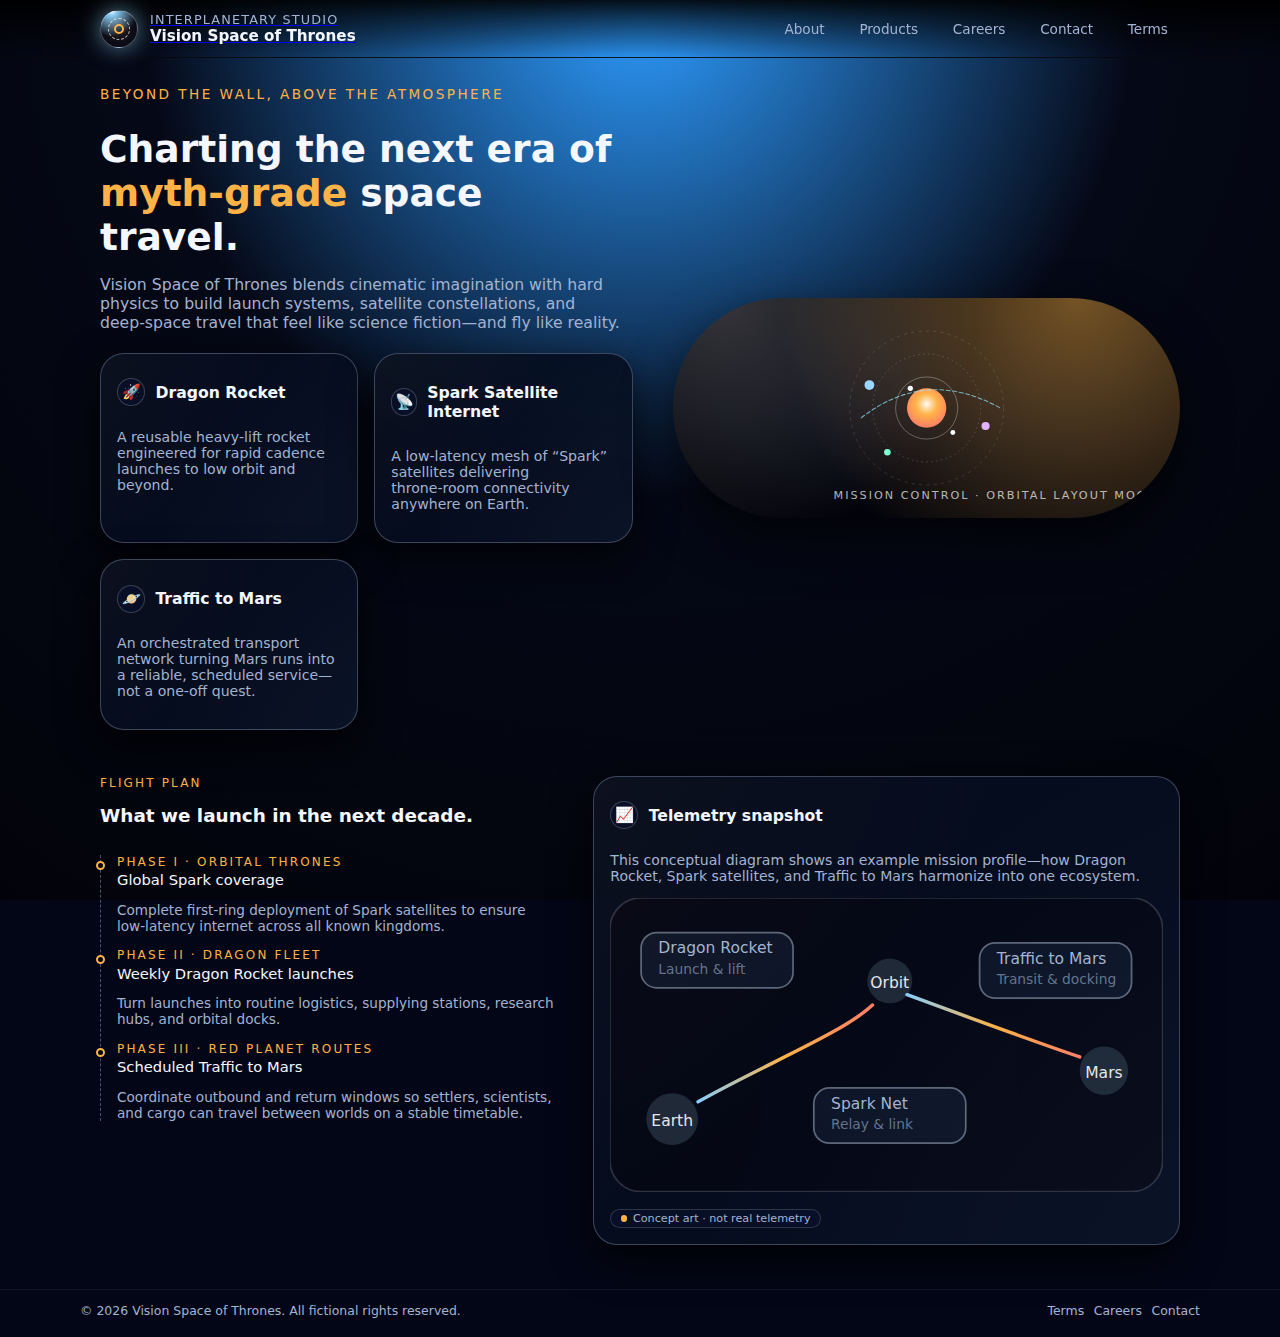
<file: index.html>
<!DOCTYPE html>
<html lang="en">
<head>
	<meta charset="UTF-8">
	<title>Vision Space of Thrones · Home</title>
	<link rel="stylesheet" href="assets/css/style.css">
</head>
<body>
	<div class="site-shell">
		<header class="main-nav">
			<div class="nav-inner">
				<a href="index.html" class="brand" aria-label="Vision Space of Thrones home">
					<div class="brand-glyph"></div>
					<div class="brand-text">
						<div class="brand-title">Interplanetary Studio</div>
						<div class="brand-name">Vision Space of Thrones</div>
					</div>
				</a>
				<nav class="nav-links" aria-label="Main navigation">
					<a href="about.html">About</a>
					<a href="products.html">Products</a>
					<a href="careers.html">Careers</a>
					<a href="contact.html">Contact</a>
					<a href="terms.html">Terms</a>
				</nav>
			</div>
		</header>

		<header class="page-hero">
			<div>
				<div class="page-kicker">Beyond the Wall, Above the Atmosphere</div>
				<h1>Charting the next era of <span style="color: var(--accent);">myth‑grade</span> space travel.</h1>
				<p class="page-subtitle">
					Vision Space of Thrones blends cinematic imagination with hard physics to build launch systems,
					satellite constellations, and deep‑space travel that feel like science fiction—and fly like reality.
				</p>
				<div class="section" style="margin-top:1.3rem;">
					<div class="card-row">
						<article class="card">
							<div class="card-heading">
								<div class="card-icon">🚀</div>
								<h2 class="card-title">Dragon Rocket</h2>
							</div>
							<p class="card-body">
								A reusable heavy‑lift rocket engineered for rapid cadence launches to low orbit and beyond.
							</p>
						</article>
						<article class="card">
							<div class="card-heading">
								<div class="card-icon">📡</div>
								<h2 class="card-title">Spark Satellite Internet</h2>
							</div>
							<p class="card-body">
								A low‑latency mesh of “Spark” satellites delivering throne‑room connectivity anywhere on Earth.
							</p>
						</article>
						<article class="card">
							<div class="card-heading">
								<div class="card-icon">🪐</div>
								<h2 class="card-title">Traffic to Mars</h2>
							</div>
							<p class="card-body">
								An orchestrated transport network turning Mars runs into a reliable, scheduled service—not a one‑off quest.
							</p>
						</article>
					</div>
				</div>
			</div>

			<div class="hero-art" aria-hidden="true">
				<div class="art-card">
					<div class="orbit-diagram">
						<svg viewBox="0 0 220 220">
							<defs>
								<radialGradient id="planetCore" cx="50%" cy="40%" r="60%">
									<stop offset="0%" stop-color="#ffffff"/>
									<stop offset="16%" stop-color="#ffe0b2"/>
									<stop offset="45%" stop-color="#ffb347"/>
									<stop offset="100%" stop-color="#ff7e67"/>
								</radialGradient>
							</defs>
							<circle cx="110" cy="110" r="94" fill="none" stroke="rgba(255,255,255,0.14)" stroke-width="1.1" stroke-dasharray="4 5"/>
							<circle cx="110" cy="110" r="66" fill="none" stroke="rgba(255,255,255,0.2)" stroke-width="1.1" stroke-dasharray="2 4"/>
							<circle cx="110" cy="110" r="38" fill="none" stroke="rgba(255,255,255,0.3)" stroke-width="1.2"/>
							<circle cx="110" cy="110" r="24" fill="url(#planetCore)"/>
							<circle cx="40" cy="82" r="6" fill="#9ad7ff"/>
							<circle cx="182" cy="132" r="5" fill="#e3b2ff"/>
							<circle cx="62" cy="164" r="4" fill="#7fffd4"/>
							<path d="M30 122 Q 110 60 200 110" fill="none" stroke="rgba(148, 233, 255, 0.7)" stroke-width="1.3" stroke-linecap="round" stroke-dasharray="5 3"/>
							<circle cx="90" cy="86" r="3.2" fill="#ffffff"/>
							<circle cx="142" cy="140" r="3" fill="#ffffff"/>
						</svg>
					</div>
					<div class="orbit-label">Mission control · orbital layout mock</div>
				</div>
			</div>
		</header>

		<main class="page-main">
			<section class="section grid-2">
				<div>
					<div class="section-header">
						<div>
							<div class="section-eyebrow">Flight plan</div>
							<h2 class="section-title">What we launch in the next decade.</h2>
						</div>
					</div>
					<ul class="timeline">
						<li class="timeline-item">
							<div class="timeline-label">Phase I · Orbital Thrones</div>
							<div class="timeline-title">Global Spark coverage</div>
							<p class="timeline-body">
								Complete first‑ring deployment of Spark satellites to ensure low‑latency internet across all known kingdoms.
							</p>
						</li>
						<li class="timeline-item">
							<div class="timeline-label">Phase II · Dragon Fleet</div>
							<div class="timeline-title">Weekly Dragon Rocket launches</div>
							<p class="timeline-body">
								Turn launches into routine logistics, supplying stations, research hubs, and orbital docks.
							</p>
						</li>
						<li class="timeline-item">
							<div class="timeline-label">Phase III · Red Planet Routes</div>
							<div class="timeline-title">Scheduled Traffic to Mars</div>
							<p class="timeline-body">
								Coordinate outbound and return windows so settlers, scientists, and cargo can travel between worlds on a stable timetable.
							</p>
						</li>
					</ul>
				</div>

				<div class="card">
					<div class="card-heading">
						<div class="card-icon">📈</div>
						<h2 class="card-title">Telemetry snapshot</h2>
					</div>
					<p class="card-body">
						This conceptual diagram shows an example mission profile—how Dragon Rocket, Spark satellites,
						and Traffic to Mars harmonize into one ecosystem.
					</p>
					<div style="margin-top:0.8rem;">
						<svg viewBox="0 0 320 170" role="img" aria-label="Conceptual mission diagram">
							<defs>
								<linearGradient id="pathGrad" x1="0%" y1="0%" x2="100%" y2="0%">
									<stop offset="0%" stop-color="#87cefa"/>
									<stop offset="50%" stop-color="#ffb347"/>
									<stop offset="100%" stop-color="#ff7e67"/>
								</linearGradient>
							</defs>
							<rect x="0" y="0" width="320" height="170" rx="18" ry="18" fill="rgba(5,8,22,0.95)" stroke="rgba(255,255,255,0.16)" />
							<circle cx="36" cy="128" r="15" fill="#1f2937" />
							<text x="36" y="132" text-anchor="middle" font-size="9" fill="#e5e7eb">Earth</text>

							<circle cx="162" cy="48" r="13" fill="#1f2937" />
							<text x="162" y="52" text-anchor="middle" font-size="9" fill="#e5e7eb">Orbit</text>

							<circle cx="286" cy="100" r="14" fill="#1f2937" />
							<text x="286" y="104" text-anchor="middle" font-size="9" fill="#e5e7eb">Mars</text>

							<path d="M51 118 C 90 96 135 78 152 62" fill="none" stroke="url(#pathGrad)" stroke-width="2" stroke-linecap="round"/>
							<path d="M172 56 C 210 70 248 84 272 92" fill="none" stroke="url(#pathGrad)" stroke-width="2" stroke-linecap="round"/>

							<rect x="18" y="20" width="88" height="32" rx="9" ry="9" fill="rgba(15,23,42,0.9)" stroke="rgba(148,163,184,0.6)" />
							<text x="28" y="32" font-size="9" fill="#a3b3d1">Dragon Rocket</text>
							<text x="28" y="44" font-size="8" fill="#64748b">Launch &amp; lift</text>

							<rect x="118" y="110" width="88" height="32" rx="9" ry="9" fill="rgba(15,23,42,0.9)" stroke="rgba(148,163,184,0.6)" />
							<text x="128" y="122" font-size="9" fill="#a3b3d1">Spark Net</text>
							<text x="128" y="134" font-size="8" fill="#64748b">Relay &amp; link</text>

							<rect x="214" y="26" width="88" height="32" rx="9" ry="9" fill="rgba(15,23,42,0.9)" stroke="rgba(148,163,184,0.6)" />
							<text x="224" y="38" font-size="9" fill="#a3b3d1">Traffic to Mars</text>
							<text x="224" y="50" font-size="8" fill="#64748b">Transit &amp; docking</text>
						</svg>
					</div>
					<div style="margin-top:0.7rem;">
						<span class="badge">
							<span class="badge-dot"></span>
							Concept art · not real telemetry
						</span>
					</div>
				</div>
			</section>
		</main>

		<footer class="site-footer">
			<div class="footer-inner">
				<div>© <span id="year"></span> Vision Space of Thrones. All fictional rights reserved.</div>
				<div class="footer-links">
					<a href="terms.html">Terms</a>
					<a href="careers.html">Careers</a>
					<a href="contact.html">Contact</a>
				</div>
			</div>
		</footer>
	</div>
	<script>
		const yearEl = document.getElementById("year");
		if (yearEl) {
			yearEl.textContent = new Date().getFullYear();
		}
	</script>
</body>
</html>
</file>
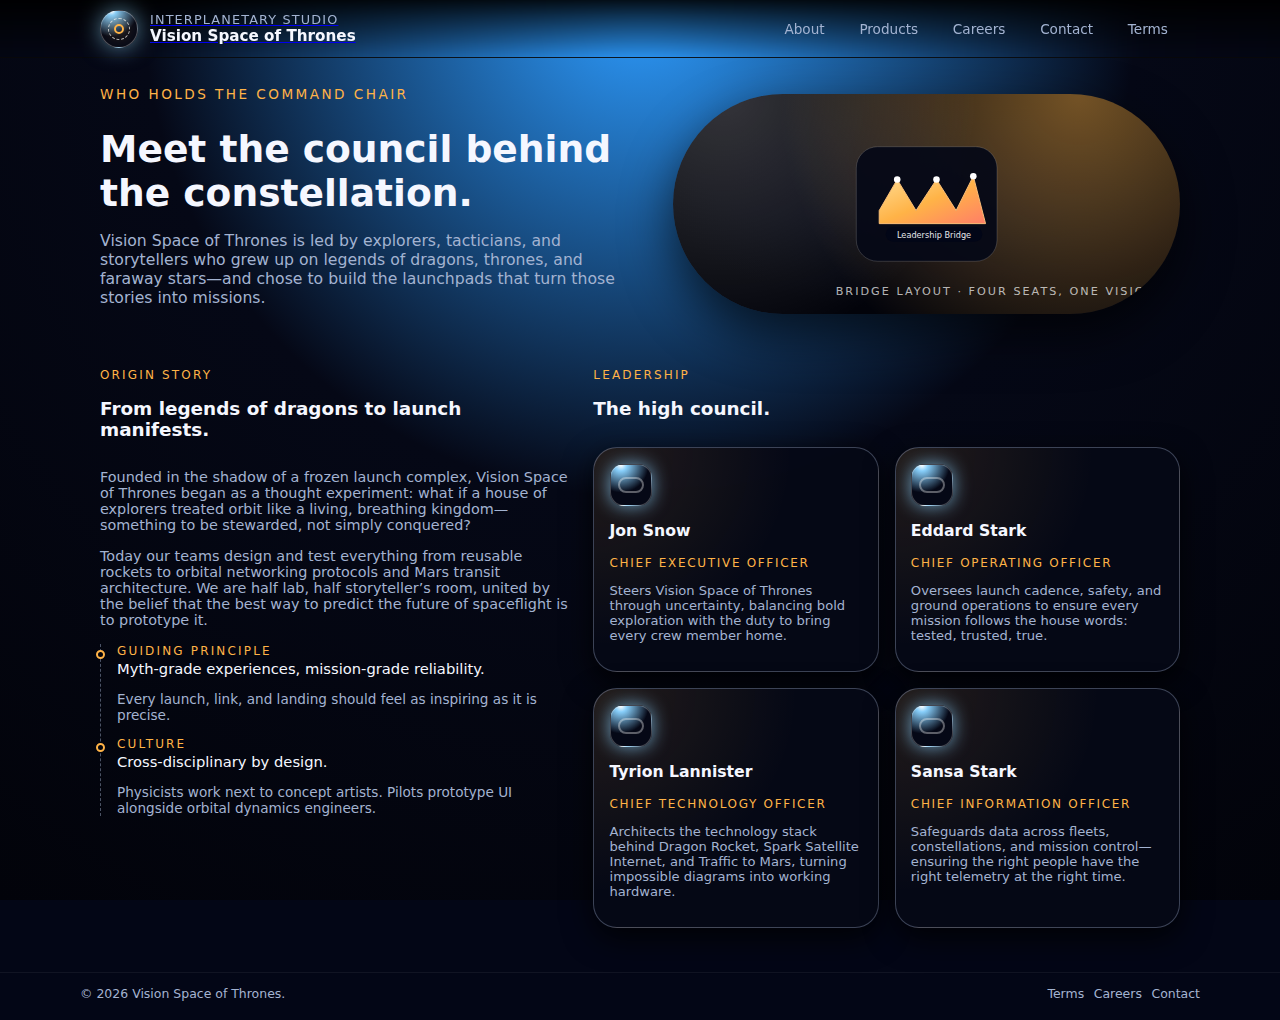
<file: about.html>
<!DOCTYPE html>
<html lang="en">
<head>
	<meta charset="UTF-8">
	<title>Vision Space of Thrones · About</title>
	<link rel="stylesheet" href="assets/css/style.css">
</head>
<body>
	<div class="site-shell">
		<header class="main-nav">
			<div class="nav-inner">
				<a href="index.html" class="brand">
					<div class="brand-glyph"></div>
					<div class="brand-text">
						<div class="brand-title">Interplanetary Studio</div>
						<div class="brand-name">Vision Space of Thrones</div>
					</div>
				</a>
				<nav class="nav-links" aria-label="Main navigation">
					<a href="about.html">About</a>
					<a href="products.html">Products</a>
					<a href="careers.html">Careers</a>
					<a href="contact.html">Contact</a>
					<a href="terms.html">Terms</a>
				</nav>
			</div>
		</header>

		<header class="page-hero">
			<div>
				<div class="page-kicker">Who holds the command chair</div>
				<h1>Meet the council behind the constellation.</h1>
				<p class="page-subtitle">
					Vision Space of Thrones is led by explorers, tacticians, and storytellers who grew up on legends of dragons,
					thrones, and faraway stars—and chose to build the launchpads that turn those stories into missions.
				</p>
			</div>
			<div class="hero-art" aria-hidden="true">
				<div class="art-card">
					<div class="orbit-diagram">
						<svg viewBox="0 0 220 220">
							<defs>
								<linearGradient id="crownGrad" x1="0%" y1="0%" x2="100%" y2="100%">
									<stop offset="0%" stop-color="#ffdd94"/>
									<stop offset="50%" stop-color="#ffb347"/>
									<stop offset="100%" stop-color="#ff7e67"/>
								</linearGradient>
							</defs>
							<rect x="24" y="40" width="172" height="140" rx="26" ry="26" fill="rgba(5,8,22,0.94)" stroke="rgba(255,255,255,0.2)" />
							<path d="M52 118 L74 80 L97 118 L122 80 L146 118 L167 76 L182 134 L52 134 Z" fill="url(#crownGrad)" stroke="#fbbf77" stroke-width="1.2"/>
							<circle cx="74" cy="80" r="4" fill="#fff"/>
							<circle cx="122" cy="80" r="4" fill="#fff"/>
							<circle cx="167" cy="76" r="4" fill="#fff"/>
							<rect x="60" y="138" width="118" height="18" rx="9" ry="9" fill="#020617" />
							<text x="119" y="151" text-anchor="middle" font-size="10" fill="#e5e7eb">Leadership Bridge</text>
						</svg>
					</div>
					<div class="orbit-label">Bridge layout · four seats, one vision</div>
				</div>
			</div>
		</header>

		<main class="page-main">
			<section class="section grid-2">
				<article>
					<div class="section-header">
						<div>
							<div class="section-eyebrow">Origin story</div>
							<h2 class="section-title">From legends of dragons to launch manifests.</h2>
						</div>
					</div>
					<p class="section-description">
						Founded in the shadow of a frozen launch complex, Vision Space of Thrones began as a thought experiment:
						what if a house of explorers treated orbit like a living, breathing kingdom—something to be stewarded,
						not simply conquered?
					</p>
					<p class="section-description">
						Today our teams design and test everything from reusable rockets to orbital networking protocols and Mars
						transit architecture. We are half lab, half storyteller’s room, united by the belief that the best way
						to predict the future of spaceflight is to prototype it.
					</p>
					<ul class="timeline" style="margin-top:1rem;">
						<li class="timeline-item">
							<div class="timeline-label">Guiding principle</div>
							<div class="timeline-title">Myth‑grade experiences, mission‑grade reliability.</div>
							<p class="timeline-body">
								Every launch, link, and landing should feel as inspiring as it is precise.
							</p>
						</li>
						<li class="timeline-item">
							<div class="timeline-label">Culture</div>
							<div class="timeline-title">Cross‑disciplinary by design.</div>
							<p class="timeline-body">
								Physicists work next to concept artists. Pilots prototype UI alongside orbital dynamics engineers.
							</p>
						</li>
					</ul>
				</article>

				<section aria-labelledby="leadership-heading">
					<div class="section-header">
						<div>
							<div class="section-eyebrow">Leadership</div>
							<h2 id="leadership-heading" class="section-title">The high council.</h2>
						</div>
					</div>
					<div class="leadership-grid">
						<article class="leader-card">
							<div class="leader-avatar"></div>
							<h3 class="leader-name">Jon Snow</h3>
							<p class="leader-role">Chief Executive Officer</p>
							<p class="leader-note">
								Steers Vision Space of Thrones through uncertainty, balancing bold exploration with the duty
								to bring every crew member home.
							</p>
						</article>
						<article class="leader-card">
							<div class="leader-avatar"></div>
							<h3 class="leader-name">Eddard Stark</h3>
							<p class="leader-role">Chief Operating Officer</p>
							<p class="leader-note">
								Oversees launch cadence, safety, and ground operations to ensure every mission follows the
								house words: tested, trusted, true.
							</p>
						</article>
						<article class="leader-card">
							<div class="leader-avatar"></div>
							<h3 class="leader-name">Tyrion Lannister</h3>
							<p class="leader-role">Chief Technology Officer</p>
							<p class="leader-note">
								Architects the technology stack behind Dragon Rocket, Spark Satellite Internet, and Traffic
								to Mars, turning impossible diagrams into working hardware.
							</p>
						</article>
						<article class="leader-card">
							<div class="leader-avatar"></div>
							<h3 class="leader-name">Sansa Stark</h3>
							<p class="leader-role">Chief Information Officer</p>
							<p class="leader-note">
								Safeguards data across fleets, constellations, and mission control—ensuring the right people
								have the right telemetry at the right time.
							</p>
						</article>
					</div>
				</section>
			</section>
		</main>

		<footer class="site-footer">
			<div class="footer-inner">
				<div>© <span id="year"></span> Vision Space of Thrones.</div>
				<div class="footer-links">
					<a href="terms.html">Terms</a>
					<a href="careers.html">Careers</a>
					<a href="contact.html">Contact</a>
				</div>
			</div>
		</footer>
	</div>
	<script>
		const yearEl = document.getElementById("year");
		if (yearEl) {
			yearEl.textContent = new Date().getFullYear();
		}
	</script>
</body>
</html>
</file>
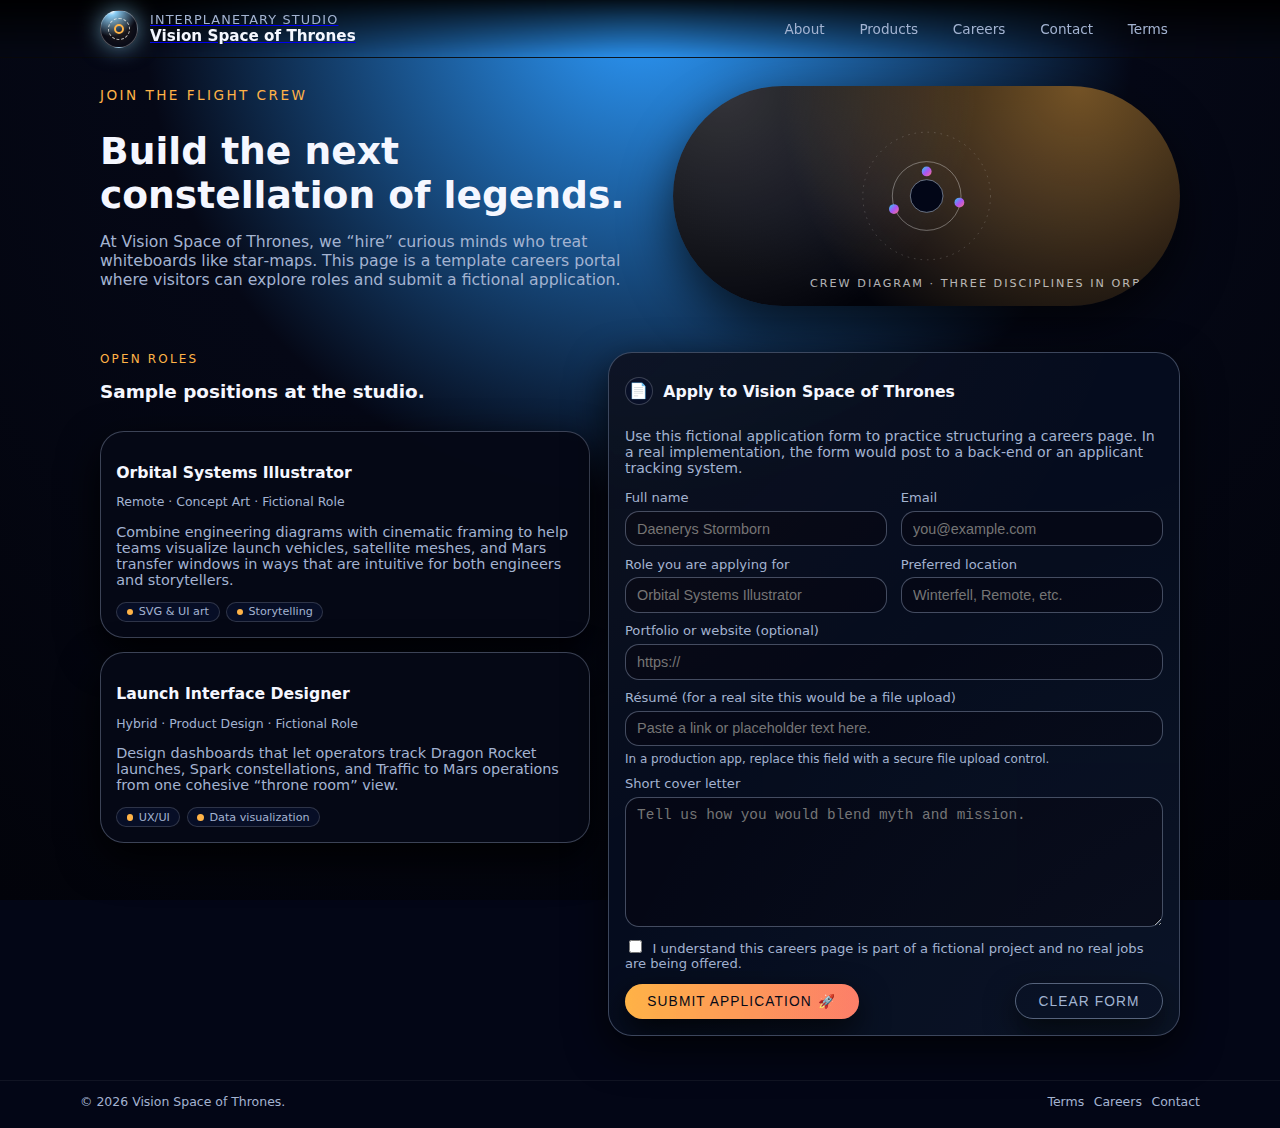
<file: careers.html>
<!DOCTYPE html>
<html lang="en">
<head>
	<meta charset="UTF-8">
	<title>Vision Space of Thrones · Careers</title>
	<link rel="stylesheet" href="assets/css/style.css">
</head>
<body>
	<div class="site-shell">
		<header class="main-nav">
			<div class="nav-inner">
				<a href="index.html" class="brand">
					<div class="brand-glyph"></div>
					<div class="brand-text">
						<div class="brand-title">Interplanetary Studio</div>
						<div class="brand-name">Vision Space of Thrones</div>
					</div>
				</a>
				<nav class="nav-links" aria-label="Main navigation">
					<a href="about.html">About</a>
					<a href="products.html">Products</a>
					<a href="careers.html">Careers</a>
					<a href="contact.html">Contact</a>
					<a href="terms.html">Terms</a>
				</nav>
			</div>
		</header>

		<header class="page-hero">
			<div>
				<div class="page-kicker">Join the flight crew</div>
				<h1>Build the next constellation of legends.</h1>
				<p class="page-subtitle">
					At Vision Space of Thrones, we “hire” curious minds who treat whiteboards like star‑maps. This page is a template
					careers portal where visitors can explore roles and submit a fictional application.
				</p>
			</div>
			<div class="hero-art" aria-hidden="true">
				<div class="art-card">
					<div class="orbit-diagram">
						<svg viewBox="0 0 220 220">
							<defs>
								<linearGradient id="crewGrad" x1="0%" y1="0%" x2="100%" y2="100%">
									<stop offset="0%" stop-color="#22d3ee"/>
									<stop offset="50%" stop-color="#a855f7"/>
									<stop offset="100%" stop-color="#fb7185"/>
								</linearGradient>
							</defs>
							<circle cx="110" cy="110" r="78" fill="none" stroke="rgba(255,255,255,0.18)" stroke-width="1.2" stroke-dasharray="2 6"/>
							<circle cx="110" cy="110" r="42" fill="none" stroke="rgba(255,255,255,0.35)" stroke-width="1.2"/>
							<circle cx="110" cy="110" r="20" fill="#020617" stroke="rgba(148,163,184,0.8)" />
							<circle cx="110" cy="80" r="6" fill="url(#crewGrad)" />
							<circle cx="150" cy="118" r="6" fill="url(#crewGrad)" />
							<circle cx="70" cy="126" r="6" fill="url(#crewGrad)" />
						</svg>
					</div>
					<div class="orbit-label">Crew diagram · three disciplines in orbit</div>
				</div>
			</div>
		</header>

		<main class="page-main">
			<section class="section job-list">
				<article>
					<div class="section-header">
						<div>
							<div class="section-eyebrow">Open roles</div>
							<h2 class="section-title">Sample positions at the studio.</h2>
						</div>
					</div>
					<div class="job-card">
						<h3 class="job-title">Orbital Systems Illustrator</h3>
						<p class="job-meta">Remote · Concept Art · Fictional Role</p>
						<p class="section-description">
							Combine engineering diagrams with cinematic framing to help teams visualize launch vehicles, satellite meshes,
							and Mars transfer windows in ways that are intuitive for both engineers and storytellers.
						</p>
						<div class="job-tags">
							<span class="badge"><span class="badge-dot"></span>SVG &amp; UI art</span>
							<span class="badge"><span class="badge-dot"></span>Storytelling</span>
						</div>
					</div>

					<div class="job-card" style="margin-top:0.9rem;">
						<h3 class="job-title">Launch Interface Designer</h3>
						<p class="job-meta">Hybrid · Product Design · Fictional Role</p>
						<p class="section-description">
							Design dashboards that let operators track Dragon Rocket launches, Spark constellations, and Traffic to Mars
							operations from one cohesive “throne room” view.
						</p>
						<div class="job-tags">
							<span class="badge"><span class="badge-dot"></span>UX/UI</span>
							<span class="badge"><span class="badge-dot"></span>Data visualization</span>
						</div>
					</div>
				</article>

				<article class="card form-card">
					<div class="card-heading">
						<div class="card-icon">📄</div>
						<h2 class="card-title">Apply to Vision Space of Thrones</h2>
					</div>
					<p class="card-body">
						Use this fictional application form to practice structuring a careers page. In a real implementation,
						the form would post to a back‑end or an applicant tracking system.
					</p>
					<form style="margin-top:0.9rem;" action="#" method="post">
						<div class="form-grid-2">
							<div class="form-field">
								<label class="form-label" for="c-name">Full name</label>
								<input id="c-name" name="name" class="form-input" type="text" placeholder="Daenerys Stormborn">
							</div>
							<div class="form-field">
								<label class="form-label" for="c-email">Email</label>
								<input id="c-email" name="email" class="form-input" type="email" placeholder="you@example.com">
							</div>
						</div>
						<div class="form-grid-2">
							<div class="form-field">
								<label class="form-label" for="c-role">Role you are applying for</label>
								<input id="c-role" name="role" class="form-input" type="text" placeholder="Orbital Systems Illustrator">
							</div>
							<div class="form-field">
								<label class="form-label" for="c-location">Preferred location</label>
								<input id="c-location" name="location" class="form-input" type="text" placeholder="Winterfell, Remote, etc.">
							</div>
						</div>
						<div class="form-field">
							<label class="form-label" for="c-portfolio">Portfolio or website (optional)</label>
							<input id="c-portfolio" name="portfolio" class="form-input" type="url" placeholder="https://">
						</div>
						<div class="form-field">
							<label class="form-label" for="c-resume">Résumé (for a real site this would be a file upload)</label>
							<input id="c-resume" name="resume" class="form-input" type="text" placeholder="Paste a link or placeholder text here.">
							<span class="form-hint">In a production app, replace this field with a secure file upload control.</span>
						</div>
						<div class="form-field">
							<label class="form-label" for="c-cover">Short cover letter</label>
							<textarea id="c-cover" name="cover" class="form-textarea" placeholder="Tell us how you would blend myth and mission."></textarea>
						</div>
						<div class="form-field">
							<label class="form-label" for="c-consent">
								<input id="c-consent" name="consent" type="checkbox" style="margin-right:0.4rem;">
								I understand this careers page is part of a fictional project and no real jobs are being offered.
							</label>
						</div>
						<div class="form-footer">
							<button class="btn" type="submit">
								<span>Submit application</span>
								<span>🚀</span>
							</button>
							<button class="btn btn-secondary" type="reset">Clear form</button>
						</div>
					</form>
				</article>
			</section>
		</main>

		<footer class="site-footer">
			<div class="footer-inner">
				<div>© <span id="year"></span> Vision Space of Thrones.</div>
				<div class="footer-links">
					<a href="terms.html">Terms</a>
					<a href="careers.html">Careers</a>
					<a href="contact.html">Contact</a>
				</div>
			</div>
		</footer>
	</div>
	<script>
		const yearEl = document.getElementById("year");
		if (yearEl) {
			yearEl.textContent = new Date().getFullYear();
		}
	</script>
</body>
</html>
</file>
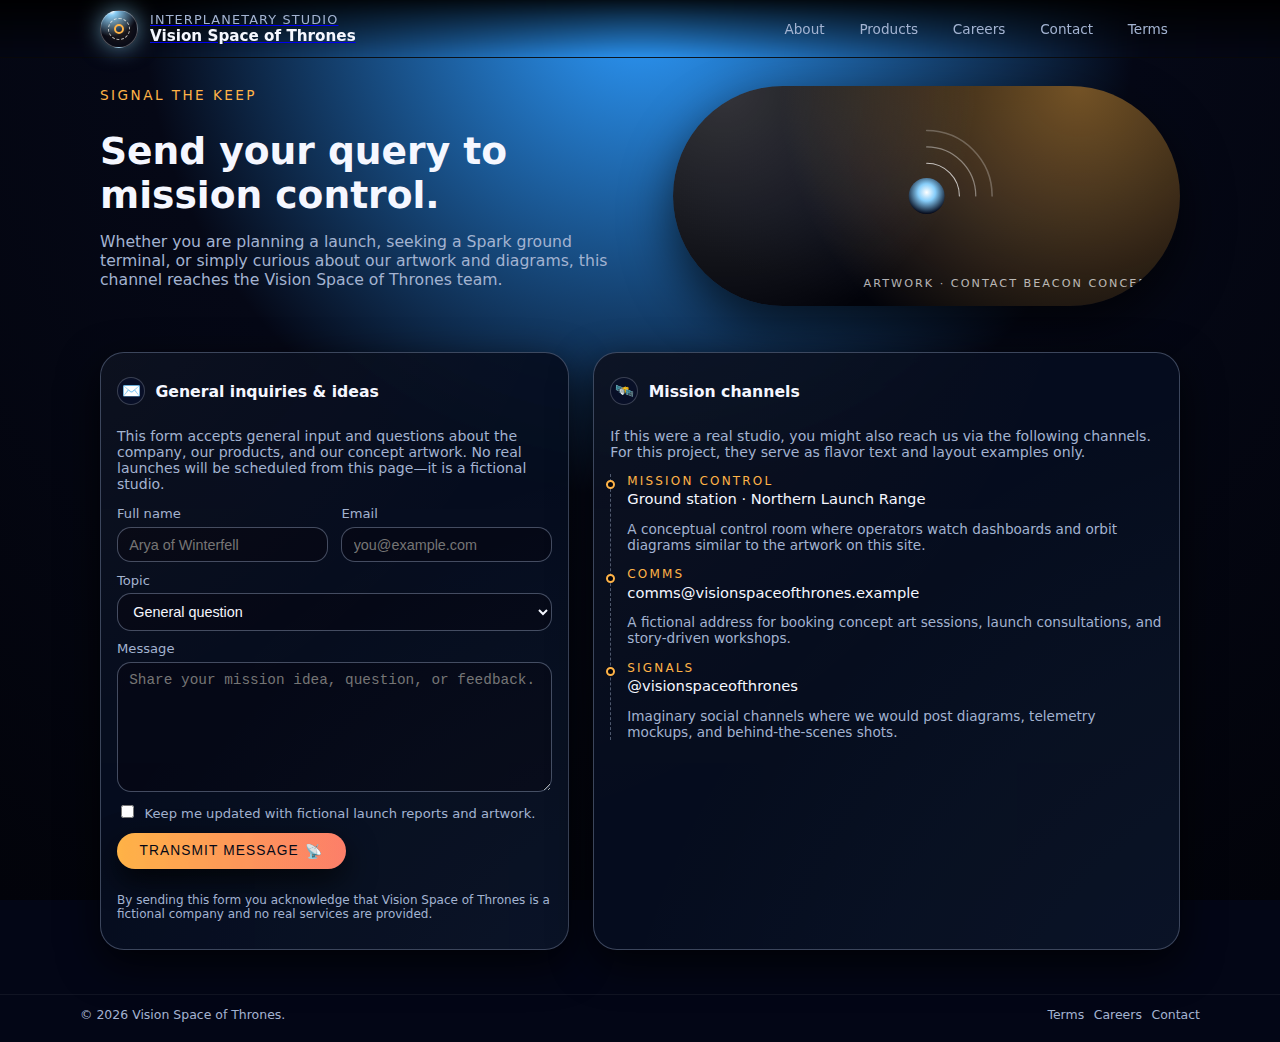
<file: contact.html>
<!DOCTYPE html>
<html lang="en">
<head>
	<meta charset="UTF-8">
	<title>Vision Space of Thrones · Contact</title>
	<link rel="stylesheet" href="assets/css/style.css">
</head>
<body>
	<div class="site-shell">
		<header class="main-nav">
			<div class="nav-inner">
				<a href="index.html" class="brand">
					<div class="brand-glyph"></div>
					<div class="brand-text">
						<div class="brand-title">Interplanetary Studio</div>
						<div class="brand-name">Vision Space of Thrones</div>
					</div>
				</a>
				<nav class="nav-links" aria-label="Main navigation">
					<a href="about.html">About</a>
					<a href="products.html">Products</a>
					<a href="careers.html">Careers</a>
					<a href="contact.html">Contact</a>
					<a href="terms.html">Terms</a>
				</nav>
			</div>
		</header>

		<header class="page-hero">
			<div>
				<div class="page-kicker">Signal the keep</div>
				<h1>Send your query to mission control.</h1>
				<p class="page-subtitle">
					Whether you are planning a launch, seeking a Spark ground terminal, or simply curious about our artwork and diagrams,
					this channel reaches the Vision Space of Thrones team.
				</p>
			</div>
			<div class="hero-art" aria-hidden="true">
				<div class="art-card">
					<div class="orbit-diagram">
						<svg viewBox="0 0 220 220">
							<defs>
								<radialGradient id="signalGrad" cx="50%" cy="40%" r="60%">
									<stop offset="0%" stop-color="#ffffff"/>
									<stop offset="40%" stop-color="#87cefa"/>
									<stop offset="100%" stop-color="#020617"/>
								</radialGradient>
							</defs>
							<circle cx="110" cy="110" r="22" fill="url(#signalGrad)" />
							<path d="M110 30 A 80 80 0 0 1 190 110" fill="none" stroke="rgba(255,255,255,0.25)" stroke-width="2" stroke-linecap="round"/>
							<path d="M110 50 A 60 60 0 0 1 170 110" fill="none" stroke="rgba(255,255,255,0.4)" stroke-width="1.5" stroke-linecap="round"/>
							<path d="M110 70 A 40 40 0 0 1 150 110" fill="none" stroke="rgba(255,255,255,0.7)" stroke-width="1.3" stroke-linecap="round"/>
						</svg>
					</div>
					<div class="orbit-label">Artwork · contact beacon concept</div>
				</div>
			</div>
		</header>

		<main class="page-main">
			<section class="section">
				<div class="grid-2">
					<article class="card form-card">
						<div class="card-heading">
							<div class="card-icon">✉️</div>
							<h2 class="card-title">General inquiries &amp; ideas</h2>
						</div>
						<p class="card-body">
							This form accepts general input and questions about the company, our products, and our concept artwork.
							No real launches will be scheduled from this page—it is a fictional studio.
						</p>
						<form style="margin-top:0.9rem;" action="#" method="post">
							<div class="form-grid-2">
								<div class="form-field">
									<label class="form-label" for="name">Full name</label>
									<input id="name" name="name" class="form-input" type="text" placeholder="Arya of Winterfell">
								</div>
								<div class="form-field">
									<label class="form-label" for="email">Email</label>
									<input id="email" name="email" class="form-input" type="email" placeholder="you@example.com">
								</div>
							</div>
							<div class="form-field">
								<label class="form-label" for="topic">Topic</label>
								<select id="topic" name="topic" class="form-select">
									<option>General question</option>
									<option>Dragon Rocket</option>
									<option>Spark Satellite Internet</option>
									<option>Traffic to Mars</option>
									<option>Careers</option>
									<option>Artwork &amp; diagrams</option>
								</select>
							</div>
							<div class="form-field">
								<label class="form-label" for="message">Message</label>
								<textarea id="message" name="message" class="form-textarea" placeholder="Share your mission idea, question, or feedback."></textarea>
							</div>
							<div class="form-field">
								<label class="form-label" for="newsletter">
									<input id="newsletter" name="newsletter" type="checkbox" style="margin-right:0.4rem;">
									Keep me updated with fictional launch reports and artwork.
								</label>
							</div>
							<div class="form-footer">
								<button class="btn" type="submit">
									<span>Transmit message</span>
									<span>📡</span>
								</button>
								<p class="form-hint">
									By sending this form you acknowledge that Vision Space of Thrones is a fictional company and no real services are provided.
								</p>
							</div>
						</form>
					</article>

					<article class="card">
						<div class="card-heading">
							<div class="card-icon">🛰️</div>
							<h2 class="card-title">Mission channels</h2>
						</div>
						<p class="card-body">
							If this were a real studio, you might also reach us via the following channels. For this project,
							they serve as flavor text and layout examples only.
						</p>
						<ul class="timeline" style="margin-top:0.7rem;">
							<li class="timeline-item">
								<div class="timeline-label">Mission control</div>
								<div class="timeline-title">Ground station · Northern Launch Range</div>
								<p class="timeline-body">
									A conceptual control room where operators watch dashboards and orbit diagrams similar to the artwork on this site.
								</p>
							</li>
							<li class="timeline-item">
								<div class="timeline-label">Comms</div>
								<div class="timeline-title">comms@visionspaceofthrones.example</div>
								<p class="timeline-body">
									A fictional address for booking concept art sessions, launch consultations, and story‑driven workshops.
								</p>
							</li>
							<li class="timeline-item">
								<div class="timeline-label">Signals</div>
								<div class="timeline-title">@visionspaceofthrones</div>
								<p class="timeline-body">
									Imaginary social channels where we would post diagrams, telemetry mockups, and behind‑the‑scenes shots.
								</p>
							</li>
						</ul>
					</article>
				</div>
			</section>
		</main>

		<footer class="site-footer">
			<div class="footer-inner">
				<div>© <span id="year"></span> Vision Space of Thrones.</div>
				<div class="footer-links">
					<a href="terms.html">Terms</a>
					<a href="careers.html">Careers</a>
					<a href="contact.html">Contact</a>
				</div>
			</div>
		</footer>
	</div>
	<script>
		const yearEl = document.getElementById("year");
		if (yearEl) {
			yearEl.textContent = new Date().getFullYear();
		}
	</script>
</body>
</html>
</file>
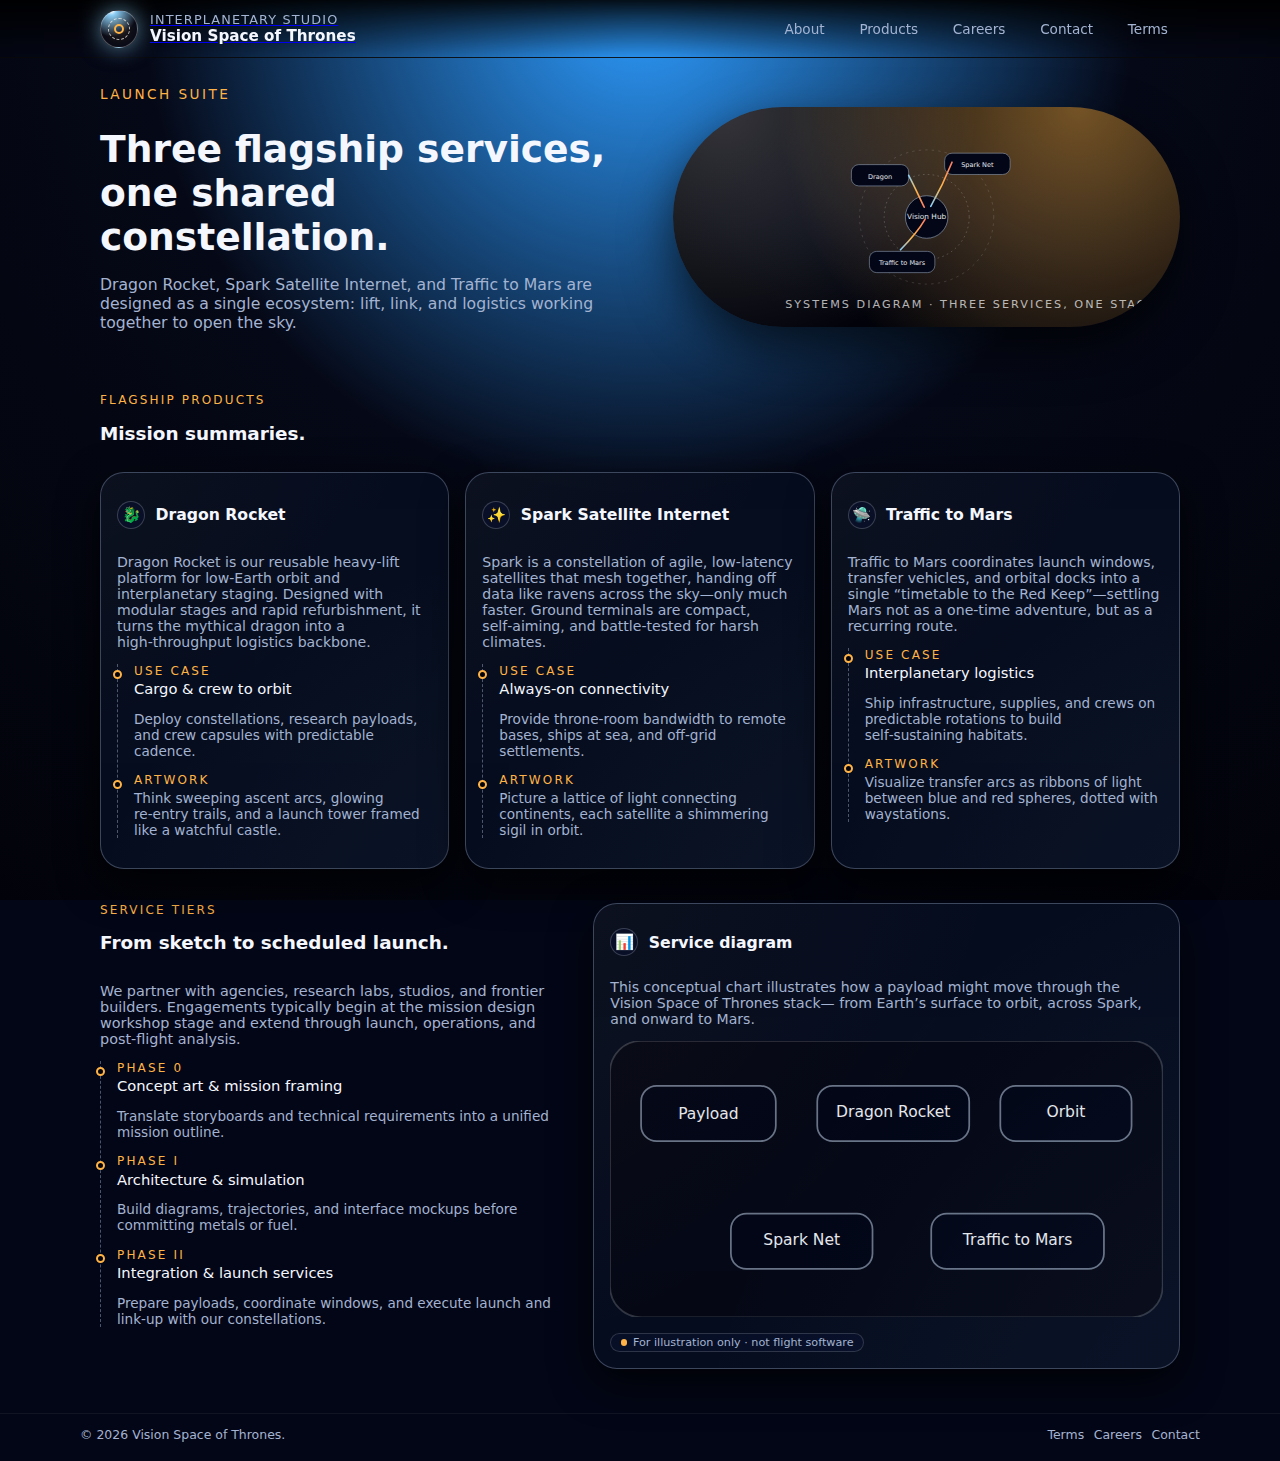
<file: products.html>
<!DOCTYPE html>
<html lang="en">
<head>
	<meta charset="UTF-8">
	<title>Vision Space of Thrones · Products &amp; Services</title>
	<link rel="stylesheet" href="assets/css/style.css">
</head>
<body>
	<div class="site-shell">
		<header class="main-nav">
			<div class="nav-inner">
				<a href="index.html" class="brand">
					<div class="brand-glyph"></div>
					<div class="brand-text">
						<div class="brand-title">Interplanetary Studio</div>
						<div class="brand-name">Vision Space of Thrones</div>
					</div>
				</a>
				<nav class="nav-links" aria-label="Main navigation">
					<a href="about.html">About</a>
					<a href="products.html">Products</a>
					<a href="careers.html">Careers</a>
					<a href="contact.html">Contact</a>
					<a href="terms.html">Terms</a>
				</nav>
			</div>
		</header>

		<header class="page-hero">
			<div>
				<div class="page-kicker">Launch suite</div>
				<h1>Three flagship services, one shared constellation.</h1>
				<p class="page-subtitle">
					Dragon Rocket, Spark Satellite Internet, and Traffic to Mars are designed as a single ecosystem:
					lift, link, and logistics working together to open the sky.
				</p>
			</div>
			<div class="hero-art" aria-hidden="true">
				<div class="art-card">
					<div class="orbit-diagram">
						<svg viewBox="0 0 220 220">
							<defs>
								<linearGradient id="serviceGrad" x1="0%" y1="0%" x2="100%" y2="0%">
									<stop offset="0%" stop-color="#87cefa"/>
									<stop offset="50%" stop-color="#ffb347"/>
									<stop offset="100%" stop-color="#ff7e67"/>
								</linearGradient>
							</defs>
							<circle cx="110" cy="110" r="82" fill="none" stroke="rgba(255,255,255,0.16)" stroke-width="1.1" stroke-dasharray="3 5"/>
							<circle cx="110" cy="110" r="52" fill="none" stroke="rgba(255,255,255,0.24)" stroke-width="1.1" stroke-dasharray="2 4"/>
							<circle cx="110" cy="110" r="26" fill="#020617" stroke="rgba(148,163,184,0.7)" stroke-width="1.1"/>
							<text x="110" y="113" text-anchor="middle" font-size="9" fill="#e5e7eb">Vision Hub</text>

							<rect x="18" y="46" width="70" height="26" rx="9" ry="9" fill="#020617" stroke="rgba(148,163,184,0.7)" />
							<text x="53" y="63" text-anchor="middle" font-size="8" fill="#e5e7eb">Dragon</text>

							<rect x="132" y="32" width="80" height="26" rx="9" ry="9" fill="#020617" stroke="rgba(148,163,184,0.7)" />
							<text x="172" y="49" text-anchor="middle" font-size="8" fill="#e5e7eb">Spark Net</text>

							<rect x="40" y="152" width="80" height="26" rx="9" ry="9" fill="#020617" stroke="rgba(148,163,184,0.7)" />
							<text x="80" y="169" text-anchor="middle" font-size="8" fill="#e5e7eb">Traffic to Mars</text>

							<path d="M88 59 C 96 74 102 88 107 98" fill="none" stroke="url(#serviceGrad)" stroke-width="2" stroke-linecap="round"/>
							<path d="M141 43 C 133 63 124 81 115 97" fill="none" stroke="url(#serviceGrad)" stroke-width="2" stroke-linecap="round"/>
							<path d="M78 150 C 90 138 101 125 108 113" fill="none" stroke="url(#serviceGrad)" stroke-width="2" stroke-linecap="round"/>
						</svg>
					</div>
					<div class="orbit-label">Systems diagram · three services, one stack</div>
				</div>
			</div>
		</header>

		<main class="page-main">
			<section class="section">
				<div class="section-header">
					<div>
						<div class="section-eyebrow">Flagship products</div>
						<h2 class="section-title">Mission summaries.</h2>
					</div>
				</div>
				<div class="card-row">
					<article class="card">
						<div class="card-heading">
							<div class="card-icon">🐉</div>
							<h3 class="card-title">Dragon Rocket</h3>
						</div>
						<p class="card-body">
							Dragon Rocket is our reusable heavy‑lift platform for low‑Earth orbit and interplanetary staging.
							Designed with modular stages and rapid refurbishment, it turns the mythical dragon into a high‑throughput
							logistics backbone.
						</p>
						<ul class="timeline" style="margin-top:0.7rem;">
							<li class="timeline-item">
								<div class="timeline-label">Use case</div>
								<div class="timeline-title">Cargo &amp; crew to orbit</div>
								<p class="timeline-body">
									Deploy constellations, research payloads, and crew capsules with predictable cadence.
								</p>
							</li>
							<li class="timeline-item">
								<div class="timeline-label">Artwork</div>
								<div class="timeline-body">
									Think sweeping ascent arcs, glowing re‑entry trails, and a launch tower framed like a watchful castle.
								</div>
							</li>
						</ul>
					</article>

					<article class="card">
						<div class="card-heading">
							<div class="card-icon">✨</div>
							<h3 class="card-title">Spark Satellite Internet</h3>
						</div>
						<p class="card-body">
							Spark is a constellation of agile, low‑latency satellites that mesh together, handing off data like
							ravens across the sky—only much faster. Ground terminals are compact, self‑aiming, and battle‑tested
							for harsh climates.
						</p>
						<ul class="timeline" style="margin-top:0.7rem;">
							<li class="timeline-item">
								<div class="timeline-label">Use case</div>
								<div class="timeline-title">Always‑on connectivity</div>
								<p class="timeline-body">
									Provide throne‑room bandwidth to remote bases, ships at sea, and off‑grid settlements.
								</p>
							</li>
							<li class="timeline-item">
								<div class="timeline-label">Artwork</div>
								<div class="timeline-body">
									Picture a lattice of light connecting continents, each satellite a shimmering sigil in orbit.
								</div>
							</li>
						</ul>
					</article>

					<article class="card">
						<div class="card-heading">
							<div class="card-icon">🛸</div>
							<h3 class="card-title">Traffic to Mars</h3>
						</div>
						<p class="card-body">
							Traffic to Mars coordinates launch windows, transfer vehicles, and orbital docks into a single
							“timetable to the Red Keep”—settling Mars not as a one‑time adventure, but as a recurring route.
						</p>
						<ul class="timeline" style="margin-top:0.7rem;">
							<li class="timeline-item">
								<div class="timeline-label">Use case</div>
								<div class="timeline-title">Interplanetary logistics</div>
								<p class="timeline-body">
									Ship infrastructure, supplies, and crews on predictable rotations to build self‑sustaining habitats.
								</p>
							</li>
							<li class="timeline-item">
								<div class="timeline-label">Artwork</div>
								<div class="timeline-body">
									Visualize transfer arcs as ribbons of light between blue and red spheres, dotted with waystations.
								</div>
							</li>
						</ul>
					</article>
				</div>
			</section>

			<section class="section grid-2">
				<article>
					<div class="section-header">
						<div>
							<div class="section-eyebrow">Service tiers</div>
							<h2 class="section-title">From sketch to scheduled launch.</h2>
						</div>
					</div>
					<p class="section-description">
						We partner with agencies, research labs, studios, and frontier builders. Engagements typically begin
						at the mission design workshop stage and extend through launch, operations, and post‑flight analysis.
					</p>
					<ul class="timeline" style="margin-top:0.7rem;">
						<li class="timeline-item">
							<div class="timeline-label">Phase 0</div>
							<div class="timeline-title">Concept art &amp; mission framing</div>
							<p class="timeline-body">
								Translate storyboards and technical requirements into a unified mission outline.
							</p>
						</li>
						<li class="timeline-item">
							<div class="timeline-label">Phase I</div>
							<div class="timeline-title">Architecture &amp; simulation</div>
							<p class="timeline-body">
								Build diagrams, trajectories, and interface mockups before committing metals or fuel.
							</p>
						</li>
						<li class="timeline-item">
							<div class="timeline-label">Phase II</div>
							<div class="timeline-title">Integration &amp; launch services</div>
							<p class="timeline-body">
								Prepare payloads, coordinate windows, and execute launch and link‑up with our constellations.
							</p>
						</li>
					</ul>
				</article>

				<article class="card">
					<div class="card-heading">
						<div class="card-icon">📊</div>
						<h2 class="card-title">Service diagram</h2>
					</div>
					<p class="card-body">
						This conceptual chart illustrates how a payload might move through the Vision Space of Thrones stack—
						from Earth’s surface to orbit, across Spark, and onward to Mars.
					</p>
					<div style="margin-top:0.8rem;">
						<svg viewBox="0 0 320 160" role="img" aria-label="Payload flow diagram">
							<defs>
								<linearGradient id="flowGrad" x1="0%" y1="0%" x2="100%" y2="0%">
									<stop offset="0%" stop-color="#22d3ee"/>
									<stop offset="50%" stop-color="#ffb347"/>
									<stop offset="100%" stop-color="#fb7185"/>
								</linearGradient>
							</defs>
							<rect x="0" y="0" width="320" height="160" rx="18" ry="18" fill="rgba(5,8,22,0.95)" stroke="rgba(255,255,255,0.18)" />
							<rect x="18" y="26" width="78" height="32" rx="9" ry="9" fill="#020617" stroke="rgba(148,163,184,0.7)" />
							<text x="57" y="45" text-anchor="middle" font-size="9" fill="#e5e7eb">Payload</text>

							<rect x="120" y="26" width="88" height="32" rx="9" ry="9" fill="#020617" stroke="rgba(148,163,184,0.7)" />
							<text x="164" y="44" text-anchor="middle" font-size="9" fill="#e5e7eb">Dragon Rocket</text>

							<rect x="226" y="26" width="76" height="32" rx="9" ry="9" fill="#020617" stroke="rgba(148,163,184,0.7)" />
							<text x="264" y="44" text-anchor="middle" font-size="9" fill="#e5e7eb">Orbit</text>

							<rect x="70" y="100" width="82" height="32" rx="9" ry="9" fill="#020617" stroke="rgba(148,163,184,0.7)" />
							<text x="111" y="118" text-anchor="middle" font-size="9" fill="#e5e7eb">Spark Net</text>

							<rect x="186" y="100" width="100" height="32" rx="9" ry="9" fill="#020617" stroke="rgba(148,163,184,0.7)" />
							<text x="236" y="118" text-anchor="middle" font-size="9" fill="#e5e7eb">Traffic to Mars</text>

							<path d="M96 42 H 118" stroke="url(#flowGrad)" stroke-width="2" stroke-linecap="round" />
							<path d="M208 42 H 224" stroke="url(#flowGrad)" stroke-width="2" stroke-linecap="round" />
							<path d="M87 58 V 96" stroke="url(#flowGrad)" stroke-width="2" stroke-linecap="round" />
							<path d="M152 116 H 184" stroke="url(#flowGrad)" stroke-width="2" stroke-linecap="round" />
						</svg>
					</div>
					<div style="margin-top:0.6rem;">
						<span class="badge">
							<span class="badge-dot"></span>
							For illustration only · not flight software
						</span>
					</div>
				</article>
			</section>
		</main>

		<footer class="site-footer">
			<div class="footer-inner">
				<div>© <span id="year"></span> Vision Space of Thrones.</div>
				<div class="footer-links">
					<a href="terms.html">Terms</a>
					<a href="careers.html">Careers</a>
					<a href="contact.html">Contact</a>
				</div>
			</div>
		</footer>
	</div>
	<script>
		const yearEl = document.getElementById("year");
		if (yearEl) {
			yearEl.textContent = new Date().getFullYear();
		}
	</script>
</body>
</html>
</file>
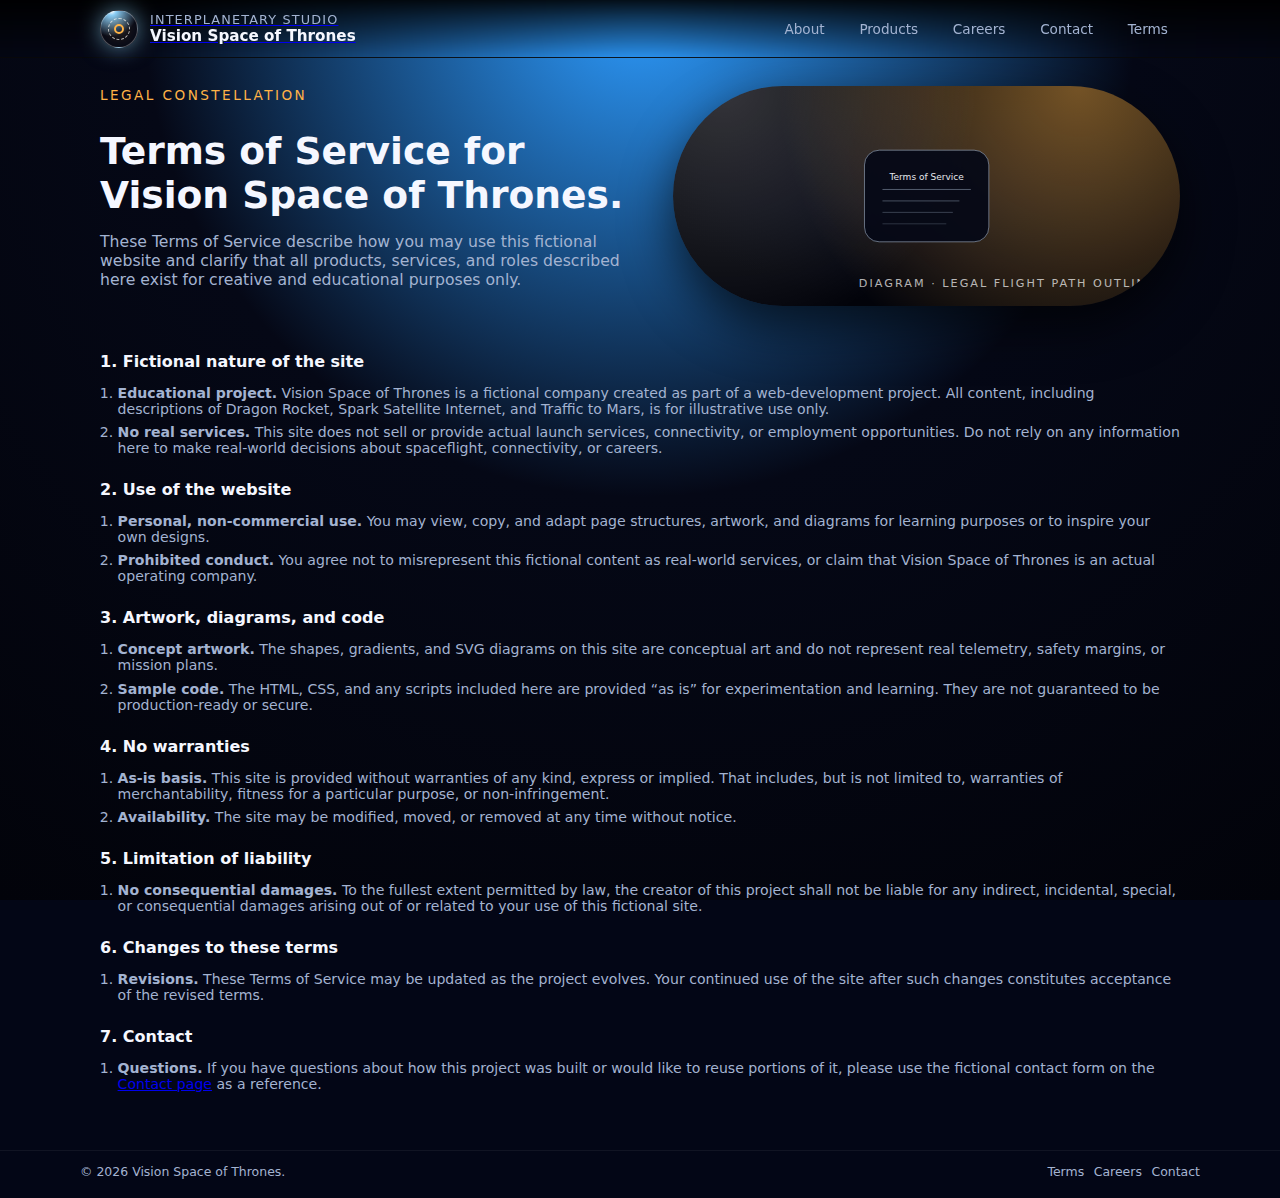
<file: terms.html>
<!DOCTYPE html>
<html lang="en">
<head>
	<meta charset="UTF-8">
	<title>Vision Space of Thrones · Terms of Service</title>
	<link rel="stylesheet" href="assets/css/style.css">
</head>
<body>
	<div class="site-shell">
		<header class="main-nav">
			<div class="nav-inner">
				<a href="index.html" class="brand">
					<div class="brand-glyph"></div>
					<div class="brand-text">
						<div class="brand-title">Interplanetary Studio</div>
						<div class="brand-name">Vision Space of Thrones</div>
					</div>
				</a>
				<nav class="nav-links" aria-label="Main navigation">
					<a href="about.html">About</a>
					<a href="products.html">Products</a>
					<a href="careers.html">Careers</a>
					<a href="contact.html">Contact</a>
					<a href="terms.html">Terms</a>
				</nav>
			</div>
		</header>

		<header class="page-hero">
			<div>
				<div class="page-kicker">Legal constellation</div>
				<h1>Terms of Service for Vision Space of Thrones.</h1>
				<p class="page-subtitle">
					These Terms of Service describe how you may use this fictional website and clarify that all products,
					services, and roles described here exist for creative and educational purposes only.
				</p>
			</div>
			<div class="hero-art" aria-hidden="true">
				<div class="art-card">
					<div class="orbit-diagram">
						<svg viewBox="0 0 220 220">
							<rect x="34" y="54" width="152" height="112" rx="18" ry="18" fill="rgba(5,8,22,0.94)" stroke="rgba(148,163,184,0.8)"/>
							<text x="110" y="90" text-anchor="middle" font-size="11" fill="#e5e7eb">Terms of Service</text>
							<line x1="56" y1="102" x2="164" y2="102" stroke="rgba(148,163,184,0.6)" stroke-width="1.1"/>
							<line x1="56" y1="116" x2="150" y2="116" stroke="rgba(148,163,184,0.5)" stroke-width="1.1"/>
							<line x1="56" y1="130" x2="142" y2="130" stroke="rgba(148,163,184,0.4)" stroke-width="1.1"/>
							<line x1="56" y1="144" x2="134" y2="144" stroke="rgba(148,163,184,0.3)" stroke-width="1.1"/>
						</svg>
					</div>
					<div class="orbit-label">Diagram · legal flight path outline</div>
				</div>
			</div>
		</header>

		<main class="page-main">
			<section class="section terms-body">
				<h2>1. Fictional nature of the site</h2>
				<ol>
					<li>
						<strong>Educational project.</strong> Vision Space of Thrones is a fictional company created as part of a web‑development project.
						All content, including descriptions of Dragon Rocket, Spark Satellite Internet, and Traffic to Mars, is for illustrative use only.
					</li>
					<li>
						<strong>No real services.</strong> This site does not sell or provide actual launch services, connectivity, or employment opportunities.
						Do not rely on any information here to make real‑world decisions about spaceflight, connectivity, or careers.
					</li>
				</ol>

				<h2>2. Use of the website</h2>
				<ol>
					<li>
						<strong>Personal, non‑commercial use.</strong> You may view, copy, and adapt page structures, artwork, and diagrams
						for learning purposes or to inspire your own designs.
					</li>
					<li>
						<strong>Prohibited conduct.</strong> You agree not to misrepresent this fictional content as real‑world services,
						or claim that Vision Space of Thrones is an actual operating company.
					</li>
				</ol>

				<h2>3. Artwork, diagrams, and code</h2>
				<ol>
					<li>
						<strong>Concept artwork.</strong> The shapes, gradients, and SVG diagrams on this site are conceptual art and do not
						represent real telemetry, safety margins, or mission plans.
					</li>
					<li>
						<strong>Sample code.</strong> The HTML, CSS, and any scripts included here are provided “as is” for experimentation
						and learning. They are not guaranteed to be production‑ready or secure.
					</li>
				</ol>

				<h2>4. No warranties</h2>
				<ol>
					<li>
						<strong>As‑is basis.</strong> This site is provided without warranties of any kind, express or implied.
						That includes, but is not limited to, warranties of merchantability, fitness for a particular purpose,
						or non‑infringement.
					</li>
					<li>
						<strong>Availability.</strong> The site may be modified, moved, or removed at any time without notice.
					</li>
				</ol>

				<h2>5. Limitation of liability</h2>
				<ol>
					<li>
						<strong>No consequential damages.</strong> To the fullest extent permitted by law, the creator of this project
						shall not be liable for any indirect, incidental, special, or consequential damages arising out of or
						related to your use of this fictional site.
					</li>
				</ol>

				<h2>6. Changes to these terms</h2>
				<ol>
					<li>
						<strong>Revisions.</strong> These Terms of Service may be updated as the project evolves. Your continued
						use of the site after such changes constitutes acceptance of the revised terms.
					</li>
				</ol>

				<h2>7. Contact</h2>
				<ol>
					<li>
						<strong>Questions.</strong> If you have questions about how this project was built or would like to reuse portions of it,
						please use the fictional contact form on the <a href="contact.html">Contact page</a> as a reference.
					</li>
				</ol>
			</section>
		</main>

		<footer class="site-footer">
			<div class="footer-inner">
				<div>© <span id="year"></span> Vision Space of Thrones.</div>
				<div class="footer-links">
					<a href="terms.html">Terms</a>
					<a href="careers.html">Careers</a>
					<a href="contact.html">Contact</a>
				</div>
			</div>
		</footer>
	</div>
	<script>
		const yearEl = document.getElementById("year");
		if (yearEl) {
			yearEl.textContent = new Date().getFullYear();
		}
	</script>
</body>
</html>
</file>
<file: assets/css/style.css>
/* Global Styles for Vision Space of Thrones */
:root {
	--bg-gradient: radial-gradient(circle at top, #2d9cff 0, #050816 45%, #02030a 100%);
	--accent: #ffb347;
	--accent-soft: rgba(255, 179, 71, 0.15);
	--accent-strong: #ff7e67;
	--text-main: #f5f7ff;
	--text-muted: #a3b3d1;
	--card-bg: rgba(7, 14, 32, 0.9);
	--border-subtle: rgba(163, 179, 209, 0.35);
	--error: #ff4b81;
	--success: #2fd37a;
	--shadow-soft: 0 20px 50px rgba(0, 0, 0, 0.65);
	--radius-xl: 24px;
}

*,
*::before,
*::after {
	box-sizing: border-box;
}

html,
body {
	margin: 0;
	padding: 0;
	font-family: system-ui, -apple-system, BlinkMacSystemFont, "Segoe UI", sans-serif;
	color: var(--text-main);
	background: #030616;
}

body {
	min-height: 100vh;
	background-image: var(--bg-gradient);
	background-attachment: fixed;
}

/* Layout */

.site-shell {
	min-height: 100vh;
	display: flex;
	flex-direction: column;
}

.main-nav {
	position: sticky;
	top: 0;
	z-index: 40;
	backdrop-filter: blur(18px);
	background: linear-gradient(to bottom, rgba(0, 0, 0, 0.9), rgba(3, 4, 13, 0.0));
	border-bottom: 1px solid rgba(255, 255, 255, 0.03);
}

.nav-inner {
	max-width: 1120px;
	margin: 0 auto;
	padding: 0.6rem 1.25rem;
	display: flex;
	align-items: center;
	justify-content: space-between;
	gap: 1rem;
}

.brand {
	display: flex;
	align-items: center;
	gap: 0.75rem;
}

.brand-glyph {
	width: 38px;
	height: 38px;
	border-radius: 999px;
	border: 1px solid rgba(255, 255, 255, 0.3);
	background: radial-gradient(circle at 30% 0, #fff 0, #87cefa 10%, #050816 58%);
	position: relative;
	box-shadow: 0 0 22px rgba(135, 206, 250, 0.6);
}

.brand-glyph::before,
.brand-glyph::after {
	content: "";
	position: absolute;
	border-radius: 999px;
}

.brand-glyph::before {
	inset: 7px;
	border: 1px dashed rgba(255, 255, 255, 0.7);
}

.brand-glyph::after {
	inset: 13px;
	border: 2px solid var(--accent);
	box-shadow: 0 0 18px rgba(255, 179, 71, 0.75);
}

.brand-text {
	display: flex;
	flex-direction: column;
}

.brand-title {
	letter-spacing: 0.09em;
	font-size: 0.8rem;
	text-transform: uppercase;
	color: var(--text-muted);
}

.brand-name {
	font-size: 0.95rem;
	font-weight: 600;
	color: var(--text-main);
}

.nav-links {
	display: flex;
	flex-wrap: wrap;
	gap: 0.65rem;
}

.nav-links a {
	text-decoration: none;
	font-size: 0.85rem;
	padding: 0.35rem 0.7rem;
	border-radius: 999px;
	border: 1px solid transparent;
	color: var(--text-muted);
	transition: all 0.18s ease-out;
}

.nav-links a:hover {
	color: var(--text-main);
	border-color: rgba(255, 255, 255, 0.2);
	background: rgba(8, 16, 40, 0.9);
}

/* Page Header */

.page-hero {
	max-width: 1120px;
	margin: 1.75rem auto 0;
	padding: 0 1.25rem 0.75rem;
	display: grid;
	grid-template-columns: minmax(0, 2.1fr) minmax(0, 2fr);
	gap: 2.5rem;
	align-items: center;
}

.page-hero h1 {
	font-size: 2.35rem;
	margin-bottom: 0.4rem;
}

.page-kicker {
	font-size: 0.85rem;
	letter-spacing: 0.18em;
	text-transform: uppercase;
	color: var(--accent);
	margin-bottom: 0.3rem;
}

.page-subtitle {
	font-size: 0.98rem;
	color: var(--text-muted);
	max-width: 33rem;
}

.hero-art {
	position: relative;
	min-height: 220px;
}

.art-card {
	position: absolute;
	inset: 0;
	border-radius: 999px;
	background: radial-gradient(circle at 10% 0, rgba(255, 255, 255, 0.2), transparent 50%),
		radial-gradient(circle at 80% 0, rgba(255, 179, 71, 0.45), transparent 65%),
		radial-gradient(ellipse at center, #050816, #02030a 70%);
	box-shadow: var(--shadow-soft);
	overflow: hidden;
}

/* Orbit artwork */

.orbit-diagram {
	position: absolute;
	inset: 20px 24px;
}

.orbit-diagram svg {
	width: 100%;
	height: 100%;
}

.orbit-label {
	position: absolute;
	bottom: 16px;
	right: 24px;
	font-size: 0.7rem;
	letter-spacing: 0.18em;
	text-transform: uppercase;
	color: rgba(255, 255, 255, 0.7);
}

/* Main content */

.page-main {
	flex: 1;
	max-width: 1120px;
	margin: 0 auto;
	padding: 0 1.25rem 2.75rem;
}

.grid-2 {
	display: grid;
	grid-template-columns: minmax(0, 1.2fr) minmax(0, 1.5fr);
	gap: 1.5rem;
}

.section {
	margin-top: 2.1rem;
}

.section-header {
	display: flex;
	align-items: baseline;
	justify-content: space-between;
	gap: 1rem;
	margin-bottom: 0.85rem;
}

.section-title {
	font-size: 1.15rem;
}

.section-eyebrow {
	font-size: 0.75rem;
	text-transform: uppercase;
	letter-spacing: 0.18em;
	color: var(--accent);
}

.section-description {
	font-size: 0.9rem;
	color: var(--text-muted);
}

.card-row {
	display: grid;
	grid-template-columns: repeat(auto-fit, minmax(230px, 1fr));
	gap: 1rem;
}

.card {
	background: var(--card-bg);
	border-radius: var(--radius-xl);
	border: 1px solid var(--border-subtle);
	padding: 1rem;
	box-shadow: 0 14px 40px rgba(0, 0, 0, 0.75);
	position: relative;
	overflow: hidden;
}

.card::before {
	content: "";
	position: absolute;
	inset: -40%;
	background:
		radial-gradient(circle at top left, rgba(255, 179, 71, 0.06), transparent 50%),
		radial-gradient(circle at bottom right, rgba(135, 206, 250, 0.08), transparent 55%);
	opacity: 0.8;
	pointer-events: none;
}

.card-heading {
	display: flex;
	align-items: center;
	gap: 0.65rem;
	margin-bottom: 0.55rem;
	position: relative;
}

.card-icon {
	width: 28px;
	height: 28px;
	border-radius: 999px;
	display: inline-flex;
	align-items: center;
	justify-content: center;
	background: rgba(8, 16, 40, 0.9);
	border: 1px solid rgba(255, 255, 255, 0.2);
	font-size: 0.95rem;
}

.card-title {
	font-size: 0.98rem;
}

.card-body {
	font-size: 0.88rem;
	color: var(--text-muted);
	position: relative;
}

.badge {
	display: inline-flex;
	align-items: center;
	gap: 0.35rem;
	border-radius: 999px;
	padding: 0.15rem 0.6rem;
	font-size: 0.7rem;
	border: 1px solid rgba(255, 255, 255, 0.16);
	background: rgba(8, 16, 40, 0.9);
	color: var(--text-muted);
}

.badge-dot {
	width: 0.4rem;
	height: 0.4rem;
	border-radius: 999px;
	background: var(--accent);
}

/* Tables / lists */

.timeline {
	list-style: none;
	margin: 0;
	padding: 0;
	border-left: 1px dashed rgba(163, 179, 209, 0.45);
}

.timeline-item {
	padding-left: 1rem;
	position: relative;
	margin-bottom: 0.9rem;
}

.timeline-item::before {
	content: "";
	width: 9px;
	height: 9px;
	border-radius: 999px;
	border: 2px solid var(--accent);
	background: #02030a;
	position: absolute;
	left: -5px;
	top: 0.4rem;
}

.timeline-label {
	font-size: 0.75rem;
	text-transform: uppercase;
	letter-spacing: 0.18em;
	color: var(--accent);
	margin-bottom: 0.15rem;
}

.timeline-title {
	font-size: 0.92rem;
	margin-bottom: 0.1rem;
}

.timeline-body {
	font-size: 0.85rem;
	color: var(--text-muted);
}

/* Leadership grid */

.leadership-grid {
	display: grid;
	grid-template-columns: repeat(auto-fit, minmax(190px, 1fr));
	gap: 1rem;
}

.leader-card {
	position: relative;
	padding: 0.95rem;
	border-radius: var(--radius-xl);
	border: 1px solid var(--border-subtle);
	background: radial-gradient(circle at top left, rgba(255, 179, 71, 0.12), transparent 55%),
		rgba(5, 8, 22, 0.96);
	box-shadow: 0 10px 30px rgba(0, 0, 0, 0.8);
}

.leader-avatar {
	width: 42px;
	height: 42px;
	border-radius: 14px;
	border: 1px solid rgba(255, 255, 255, 0.25);
	background: radial-gradient(circle at 25% 0, #fff 0, #87cefa 12%, #050816 55%);
	box-shadow: 0 0 18px rgba(135, 206, 250, 0.75);
	margin-bottom: 0.5rem;
	position: relative;
	overflow: hidden;
}

.leader-avatar::after {
	content: "";
	position: absolute;
	inset: 12px 7px;
	border-radius: 999px;
	border: 2px solid rgba(255, 255, 255, 0.5);
	opacity: 0.7;
}

.leader-name {
	font-size: 0.98rem;
	font-weight: 600;
}

.leader-role {
	font-size: 0.75rem;
	text-transform: uppercase;
	letter-spacing: 0.14em;
	color: var(--accent);
	margin-bottom: 0.35rem;
}

.leader-note {
	font-size: 0.82rem;
	color: var(--text-muted);
}

/* Forms */

.form-card {
	max-width: 640px;
}

.form-grid-2 {
	display: grid;
	grid-template-columns: minmax(0, 1fr) minmax(0, 1fr);
	gap: 0.85rem;
}

.form-field {
	display: flex;
	flex-direction: column;
	gap: 0.35rem;
	margin-bottom: 0.65rem;
}

.form-label {
	font-size: 0.82rem;
	color: var(--text-muted);
}

.form-input,
.form-textarea,
.form-select {
	border-radius: 14px;
	border: 1px solid rgba(163, 179, 209, 0.4);
	background: rgba(5, 8, 22, 0.92);
	padding: 0.55rem 0.7rem;
	font-size: 0.9rem;
	color: var(--text-main);
	outline: none;
}

.form-input:focus,
.form-textarea:focus,
.form-select:focus {
	border-color: var(--accent);
	box-shadow: 0 0 0 1px rgba(255, 179, 71, 0.45);
}

.form-textarea {
	min-height: 130px;
	resize: vertical;
}

.form-hint {
	font-size: 0.75rem;
	color: var(--text-muted);
}

.form-footer {
	margin-top: 0.75rem;
	display: flex;
	align-items: center;
	justify-content: space-between;
	gap: 0.75rem;
	flex-wrap: wrap;
}

.btn {
	border-radius: 999px;
	border: none;
	padding: 0.6rem 1.4rem;
	font-size: 0.86rem;
	font-weight: 500;
	letter-spacing: 0.08em;
	text-transform: uppercase;
	cursor: pointer;
	display: inline-flex;
	align-items: center;
	gap: 0.4rem;
	background: linear-gradient(to right, var(--accent), var(--accent-strong));
	color: #050816;
	box-shadow: 0 12px 30px rgba(0, 0, 0, 0.8);
}

.btn-secondary {
	background: transparent;
	color: var(--text-muted);
	border: 1px solid rgba(163, 179, 209, 0.5);
}

/* Terms */

.terms-body {
	font-size: 0.88rem;
	color: var(--text-muted);
}

.terms-body h2 {
	font-size: 1rem;
	color: var(--text-main);
	margin-top: 1.5rem;
}

.terms-body ol {
	padding-left: 1.1rem;
}

.terms-body li {
	margin-bottom: 0.45rem;
}

/* Error pages */

.error-shell {
	display: flex;
	min-height: 100vh;
	align-items: center;
	justify-content: center;
	padding: 1.5rem;
}

.error-panel {
	max-width: 560px;
	width: 100%;
	padding: 1.5rem 1.75rem;
	border-radius: 28px;
	background: radial-gradient(circle at top, rgba(255, 71, 133, 0.35), transparent 55%),
		rgba(4, 5, 18, 0.96);
	border: 1px solid rgba(255, 255, 255, 0.16);
	box-shadow: 0 26px 70px rgba(0, 0, 0, 0.95);
	position: relative;
	overflow: hidden;
}

.error-panel::before {
	content: "";
	position: absolute;
	inset: -40%;
	background:
		radial-gradient(circle at top right, rgba(255, 179, 71, 0.12), transparent 60%),
		radial-gradient(circle at bottom left, rgba(135, 206, 250, 0.18), transparent 60%);
	opacity: 0.9;
	pointer-events: none;
}

.error-code {
	font-size: 3.1rem;
	font-weight: 700;
	letter-spacing: 0.1em;
	text-transform: uppercase;
	margin-bottom: 0.1rem;
}

.error-tag {
	font-size: 0.8rem;
	letter-spacing: 0.18em;
	text-transform: uppercase;
	color: var(--accent);
	margin-bottom: 0.6rem;
}

.error-message {
	font-size: 0.95rem;
	color: var(--text-muted);
	margin-bottom: 0.55rem;
}

.error-meta {
	font-size: 0.78rem;
	color: var(--text-muted);
}

/* Footer */

.site-footer {
	border-top: 1px solid rgba(255, 255, 255, 0.06);
	padding: 0.8rem 1.25rem 1.2rem;
	margin-top: auto;
}

.footer-inner {
	max-width: 1120px;
	margin: 0 auto;
	display: flex;
	flex-wrap: wrap;
	align-items: baseline;
	justify-content: space-between;
	gap: 0.6rem;
	font-size: 0.78rem;
	color: var(--text-muted);
}

.footer-links {
	display: inline-flex;
	flex-wrap: wrap;
	gap: 0.6rem;
}

.footer-links a {
	color: var(--text-muted);
	text-decoration: none;
}

.footer-links a:hover {
	color: var(--text-main);
}

/* Careers */

.job-list {
	display: grid;
	grid-template-columns: minmax(0, 1.2fr) minmax(0, 1.4fr);
	gap: 1.1rem;
}

.job-card {
	border-radius: var(--radius-xl);
	border: 1px solid var(--border-subtle);
	background: rgba(5, 8, 22, 0.96);
	padding: 0.95rem;
	box-shadow: 0 16px 40px rgba(0, 0, 0, 0.9);
}

.job-title {
	font-size: 0.98rem;
	margin-bottom: 0.1rem;
}

.job-meta {
	font-size: 0.78rem;
	color: var(--text-muted);
	margin-bottom: 0.5rem;
}

.job-tags {
	display: flex;
	flex-wrap: wrap;
	gap: 0.4rem;
	margin-top: 0.4rem;
}

/* Responsiveness */

@media (max-width: 860px) {
	.page-hero {
		grid-template-columns: minmax(0, 1fr);
		gap: 1.5rem;
	}
	.hero-art {
		min-height: 260px;
	}
	.grid-2,
	.job-list {
		grid-template-columns: minmax(0, 1fr);
	}
}

@media (max-width: 640px) {
	.nav-inner {
		flex-direction: column;
		align-items: flex-start;
	}
	.nav-links {
		justify-content: flex-start;
	}
}
</file>
